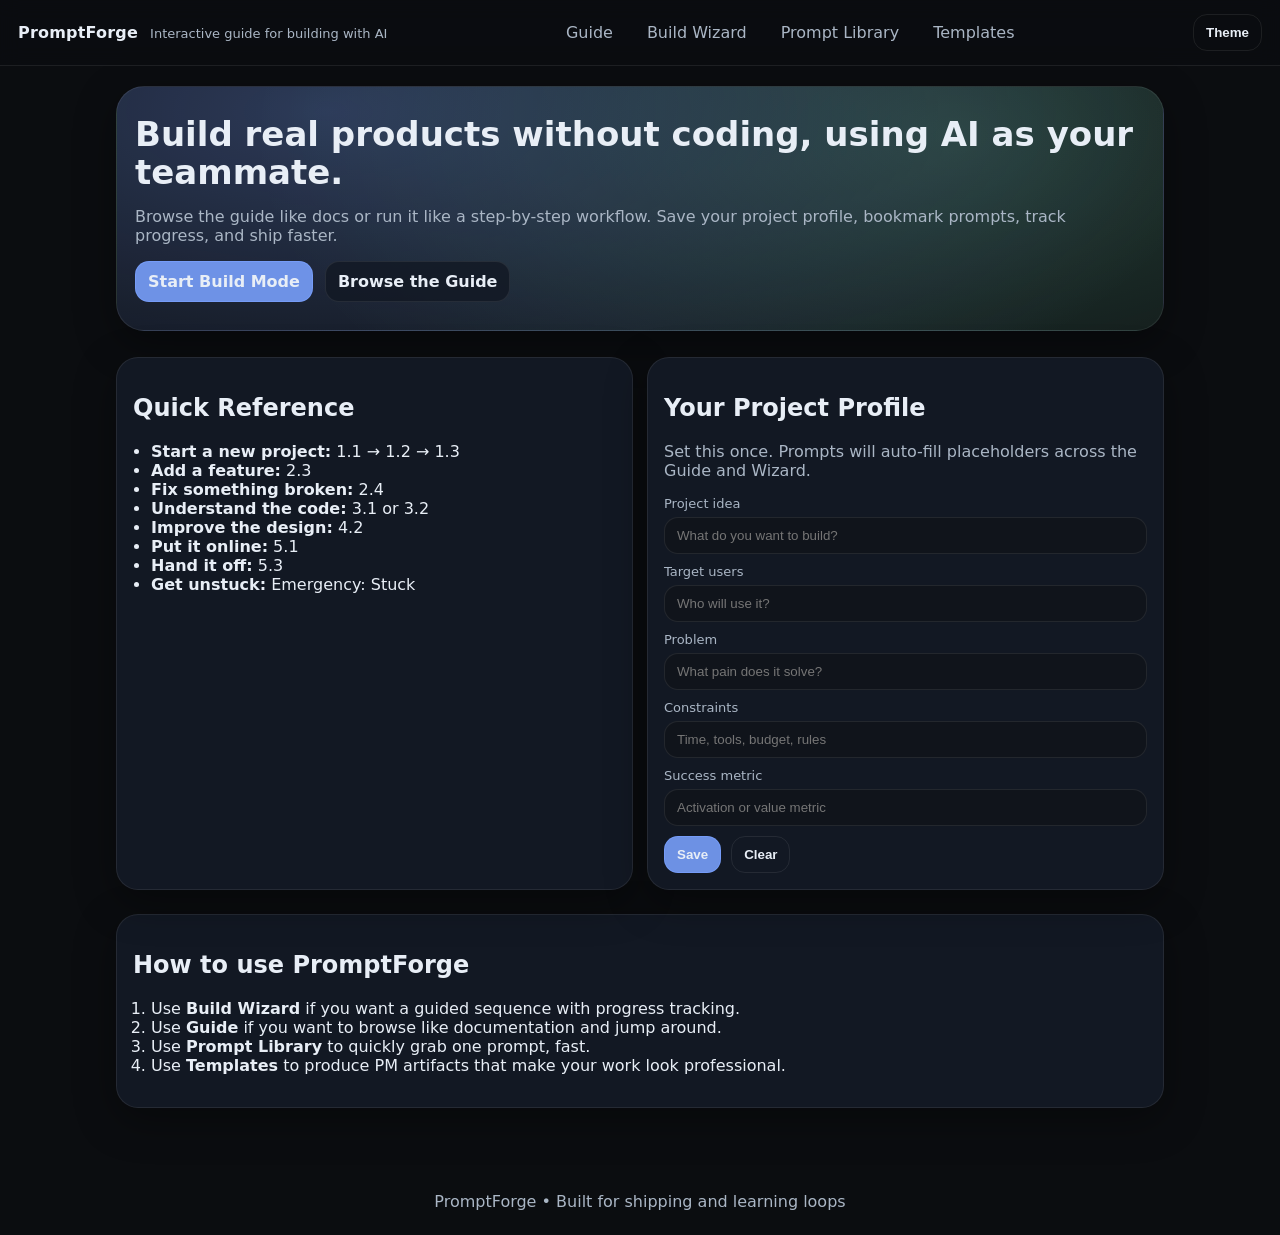
<file: index.html>
<!doctype html>
<html lang="en">
<head>
  <meta charset="utf-8" />
  <meta name="viewport" content="width=device-width,initial-scale=1" />
  <title>PromptForge</title>
  <link rel="stylesheet" href="./assets/css/styles.css" />
</head>
<body>
  <div id="app">
    <header class="topbar">
      <div class="brand">
        <a class="brand__link" href="./index.html">PromptForge</a>
        <span class="brand__tag">Interactive guide for building with AI</span>
      </div>

      <nav class="topnav">
        <a href="./guide/index.html">Guide</a>
        <a href="./wizard/index.html">Build Wizard</a>
        <a href="./library/index.html">Prompt Library</a>
        <a href="./templates/index.html">Templates</a>
      </nav>

      <div class="topbar__actions">
        <button class="btn btn--ghost" id="themeToggle" type="button" title="Toggle theme">Theme</button>
      </div>
    </header>

    <main class="container">
      <section class="hero">
        <h1>Build real products without coding, using AI as your teammate.</h1>
        <p class="muted">
          Browse the guide like docs or run it like a step-by-step workflow. Save your project profile,
          bookmark prompts, track progress, and ship faster.
        </p>

        <div class="hero__cta">
          <a class="btn btn--primary" href="./wizard/index.html">Start Build Mode</a>
          <a class="btn" href="./guide/index.html">Browse the Guide</a>
        </div>
      </section>

      <section class="grid2">
        <div class="card">
          <h2>Quick Reference</h2>
          <ul class="list">
            <li><strong>Start a new project:</strong> 1.1 → 1.2 → 1.3</li>
            <li><strong>Add a feature:</strong> 2.3</li>
            <li><strong>Fix something broken:</strong> 2.4</li>
            <li><strong>Understand the code:</strong> 3.1 or 3.2</li>
            <li><strong>Improve the design:</strong> 4.2</li>
            <li><strong>Put it online:</strong> 5.1</li>
            <li><strong>Hand it off:</strong> 5.3</li>
            <li><strong>Get unstuck:</strong> Emergency: Stuck</li>
          </ul>
        </div>

        <div class="card">
          <h2>Your Project Profile</h2>
          <p class="muted">
            Set this once. Prompts will auto-fill placeholders across the Guide and Wizard.
          </p>

          <div class="form">
            <label>
              Project idea
              <input id="pfIdea" placeholder="What do you want to build?" />
            </label>
            <label>
              Target users
              <input id="pfUsers" placeholder="Who will use it?" />
            </label>
            <label>
              Problem
              <input id="pfProblem" placeholder="What pain does it solve?" />
            </label>
            <label>
              Constraints
              <input id="pfConstraints" placeholder="Time, tools, budget, rules" />
            </label>
            <label>
              Success metric
              <input id="pfMetric" placeholder="Activation or value metric" />
            </label>

            <div class="row">
              <button class="btn btn--primary" id="saveProfile" type="button">Save</button>
              <button class="btn btn--ghost" id="clearProfile" type="button">Clear</button>
            </div>
          </div>
        </div>
      </section>

      <section class="card">
        <h2>How to use PromptForge</h2>
        <ol class="list">
          <li>Use <strong>Build Wizard</strong> if you want a guided sequence with progress tracking.</li>
          <li>Use <strong>Guide</strong> if you want to browse like documentation and jump around.</li>
          <li>Use <strong>Prompt Library</strong> to quickly grab one prompt, fast.</li>
          <li>Use <strong>Templates</strong> to produce PM artifacts that make your work look professional.</li>
        </ol>
      </section>
    </main>

    <footer class="footer">
      <span class="muted">PromptForge • Built for shipping and learning loops</span>
    </footer>
  </div>

  <script type="module" src="./assets/js/common.js"></script>
  <script type="module" src="./assets/js/pages/home.js"></script>
</body>
</html>
</file>
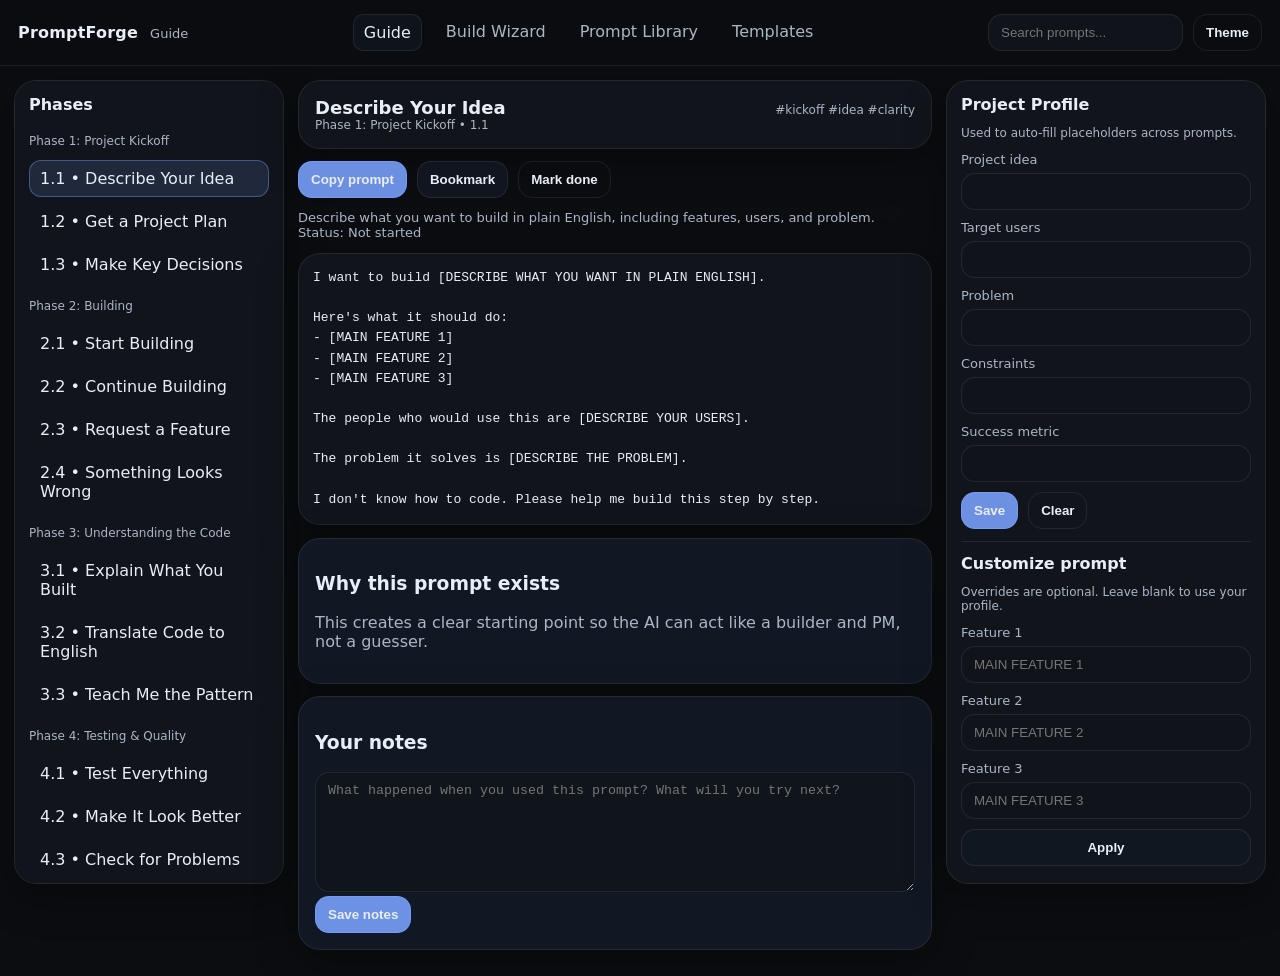
<file: guide/index.html>
<!doctype html>
<html lang="en">
<head>
  <meta charset="utf-8" />
  <meta name="viewport" content="width=device-width,initial-scale=1" />
  <title>Guide • PromptForge</title>
  <link rel="stylesheet" href="../assets/css/styles.css" />
</head>
<body>
  <header class="topbar">
    <div class="brand">
      <a class="brand__link" href="../index.html">PromptForge</a>
      <span class="brand__tag">Guide</span>
    </div>

    <nav class="topnav">
      <a class="active" href="../guide/index.html">Guide</a>
      <a href="../wizard/index.html">Build Wizard</a>
      <a href="../library/index.html">Prompt Library</a>
      <a href="../templates/index.html">Templates</a>
    </nav>

    <div class="topbar__actions">
      <input class="search" id="searchInput" placeholder="Search prompts..." />
      <button class="btn btn--ghost" id="themeToggle" type="button">Theme</button>
    </div>
  </header>

  <main class="layout3">
    <aside class="sidebar">
      <div class="sidebar__title">Phases</div>
      <div id="navPhases" class="nav"></div>
      <div class="sidebar__divider"></div>
      <div class="sidebar__title">Bookmarks</div>
      <div id="navBookmarks" class="nav nav--muted"></div>
    </aside>

    <section class="content">
      <div id="promptHeader" class="content__header"></div>
      <div class="content__actions">
        <button class="btn btn--primary" id="copyPrompt" type="button">Copy prompt</button>
        <button class="btn" id="bookmarkPrompt" type="button">Bookmark</button>
        <button class="btn btn--ghost" id="markDone" type="button">Mark done</button>
      </div>

      <div id="promptMeta" class="meta"></div>

      <pre class="code"><code id="promptText"></code></pre>

      <div class="card">
        <h3>Why this prompt exists</h3>
        <p id="promptWhy" class="muted"></p>
      </div>

      <div class="card">
        <h3>Your notes</h3>
        <textarea id="promptNotes" class="textarea" placeholder="What happened when you used this prompt? What will you try next?"></textarea>
        <div class="row">
          <button class="btn btn--primary" id="saveNotes" type="button">Save notes</button>
          <span class="muted" id="notesStatus"></span>
        </div>
      </div>
    </section>

    <aside class="panel">
      <div class="panel__title">Project Profile</div>
      <p class="muted small">Used to auto-fill placeholders across prompts.</p>

      <div class="form">
        <label>Project idea <input id="pfIdea" /></label>
        <label>Target users <input id="pfUsers" /></label>
        <label>Problem <input id="pfProblem" /></label>
        <label>Constraints <input id="pfConstraints" /></label>
        <label>Success metric <input id="pfMetric" /></label>
        <div class="row">
          <button class="btn btn--primary" id="saveProfile" type="button">Save</button>
          <button class="btn btn--ghost" id="clearProfile" type="button">Clear</button>
        </div>
      </div>

      <div class="panel__divider"></div>

      <div class="panel__title">Customize prompt</div>
      <p class="muted small">Overrides are optional. Leave blank to use your profile.</p>
      <div class="form">
        <label>Feature 1 <input id="ovFeature1" placeholder="MAIN FEATURE 1" /></label>
        <label>Feature 2 <input id="ovFeature2" placeholder="MAIN FEATURE 2" /></label>
        <label>Feature 3 <input id="ovFeature3" placeholder="MAIN FEATURE 3" /></label>
        <button class="btn" id="applyOverrides" type="button">Apply</button>
      </div>
    </aside>
  </main>

  <script type="module" src="../assets/js/common.js"></script>
  <script type="module" src="../assets/js/pages/guide.js"></script>
</body>
</html>
</file>
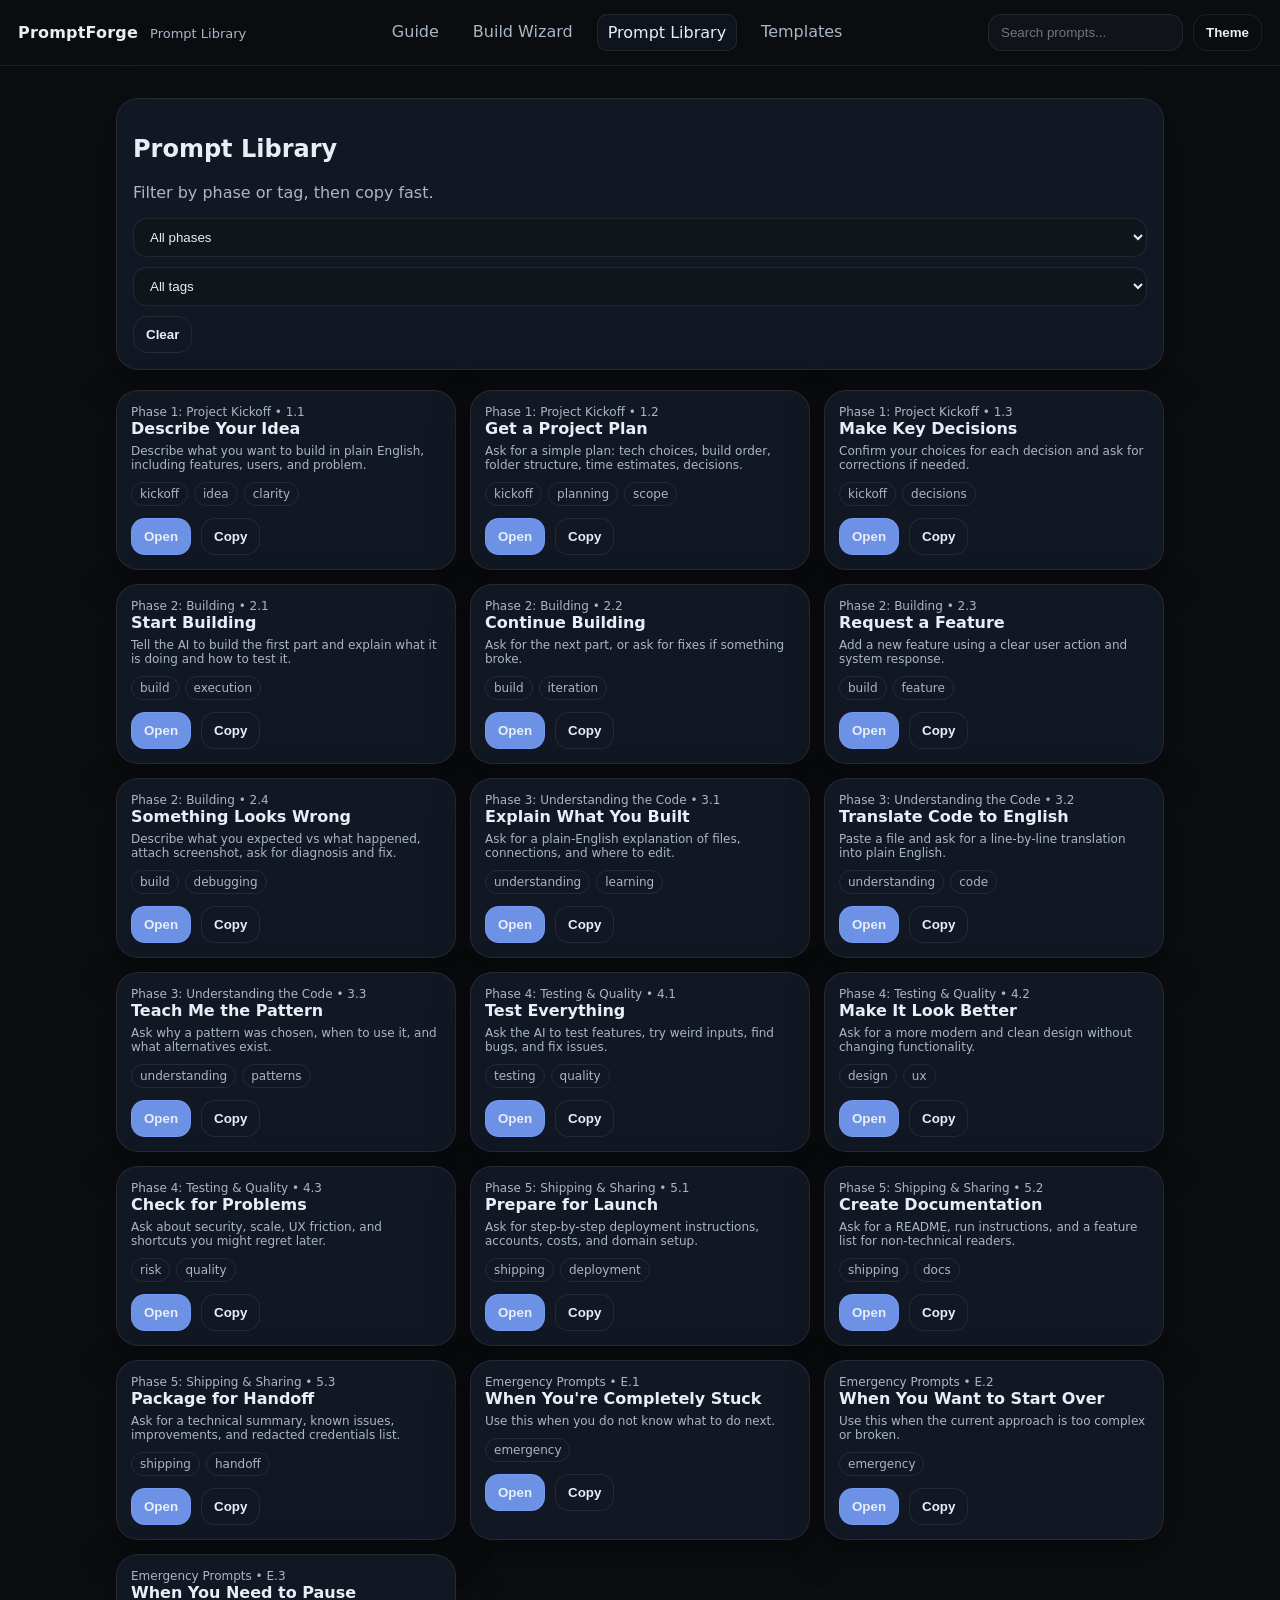
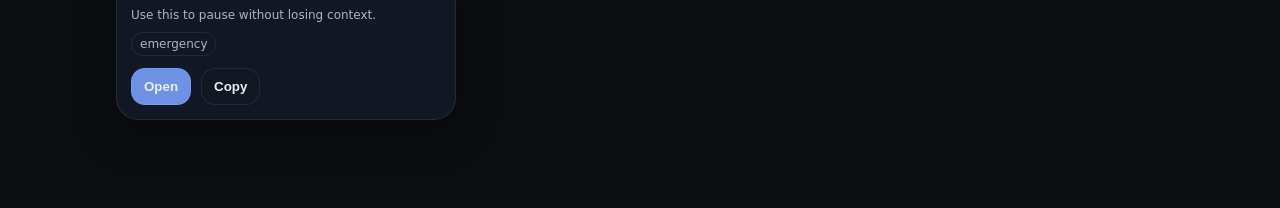
<file: library/index.html>
<!doctype html>
<html lang="en">
<head>
  <meta charset="utf-8" />
  <meta name="viewport" content="width=device-width,initial-scale=1" />
  <title>Prompt Library • PromptForge</title>
  <link rel="stylesheet" href="../assets/css/styles.css" />
</head>
<body>
  <header class="topbar">
    <div class="brand">
      <a class="brand__link" href="../index.html">PromptForge</a>
      <span class="brand__tag">Prompt Library</span>
    </div>

    <nav class="topnav">
      <a href="../guide/index.html">Guide</a>
      <a href="../wizard/index.html">Build Wizard</a>
      <a class="active" href="../library/index.html">Prompt Library</a>
      <a href="../templates/index.html">Templates</a>
    </nav>

    <div class="topbar__actions">
      <input class="search" id="searchInput" placeholder="Search prompts..." />
      <button class="btn btn--ghost" id="themeToggle" type="button">Theme</button>
    </div>
  </header>

  <main class="container">
    <section class="card">
      <h1>Prompt Library</h1>
      <p class="muted">Filter by phase or tag, then copy fast.</p>

      <div class="row wrap">
        <select id="phaseFilter" class="select">
          <option value="">All phases</option>
        </select>
        <select id="tagFilter" class="select">
          <option value="">All tags</option>
        </select>
        <button class="btn btn--ghost" id="clearFilters" type="button">Clear</button>
      </div>
    </section>

    <section id="cards" class="cards"></section>

    <div id="modal" class="modal hidden" role="dialog" aria-modal="true">
      <div class="modal__content">
        <div class="modal__top">
          <div>
            <div id="modalTitle" class="modal__title"></div>
            <div id="modalMeta" class="muted small"></div>
          </div>
          <button class="btn btn--ghost" id="closeModal" type="button">Close</button>
        </div>

        <div class="row">
          <button class="btn btn--primary" id="copyModal" type="button">Copy prompt</button>
          <button class="btn" id="bookmarkModal" type="button">Bookmark</button>
        </div>

        <pre class="code"><code id="modalText"></code></pre>
      </div>
    </div>
  </main>

  <script type="module" src="../assets/js/common.js"></script>
  <script type="module" src="../assets/js/pages/library.js"></script>
</body>
</html>
</file>
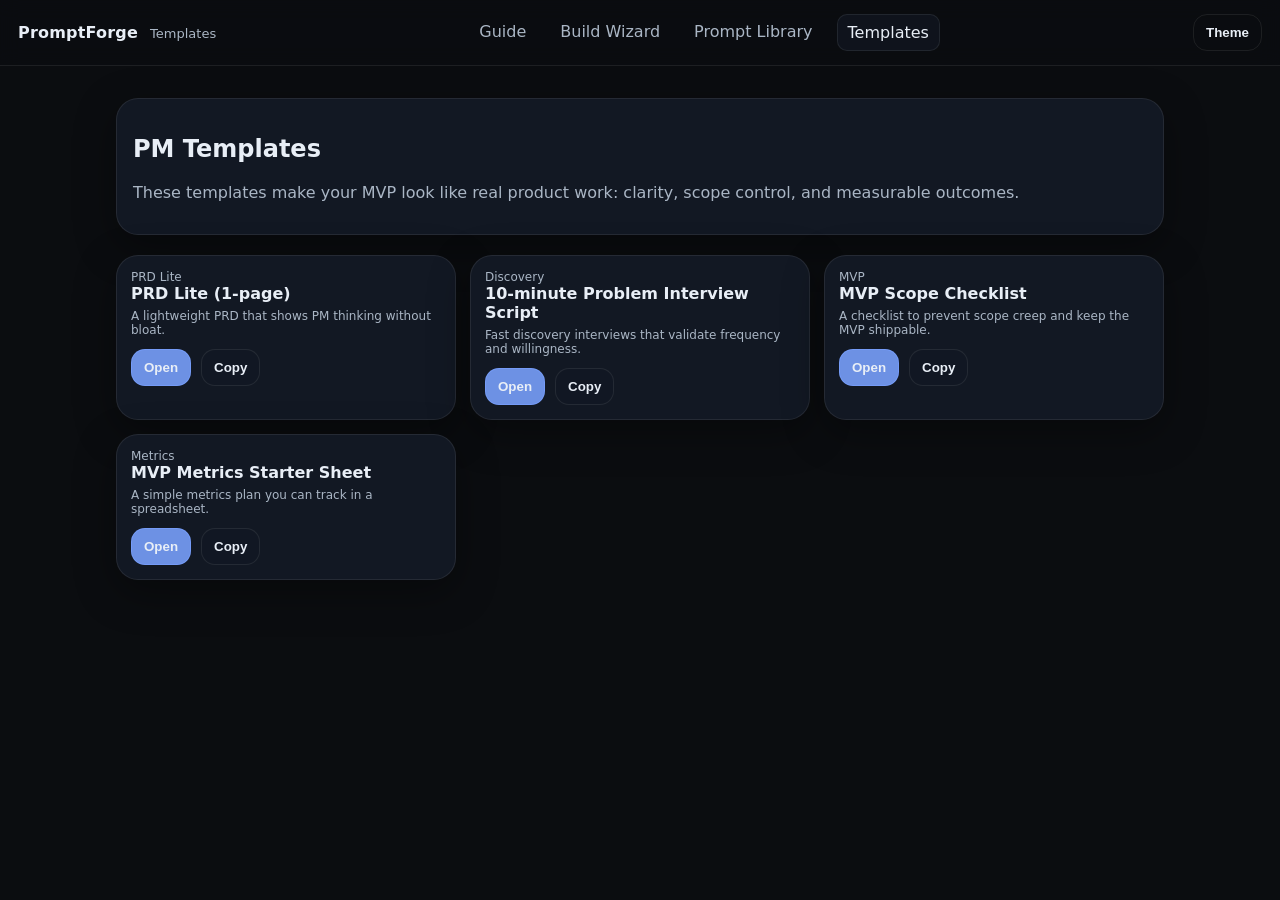
<file: templates/index.html>
<!doctype html>
<html lang="en">
<head>
  <meta charset="utf-8" />
  <meta name="viewport" content="width=device-width,initial-scale=1" />
  <title>Templates • PromptForge</title>
  <link rel="stylesheet" href="../assets/css/styles.css" />
</head>
<body>
  <header class="topbar">
    <div class="brand">
      <a class="brand__link" href="../index.html">PromptForge</a>
      <span class="brand__tag">Templates</span>
    </div>

    <nav class="topnav">
      <a href="../guide/index.html">Guide</a>
      <a href="../wizard/index.html">Build Wizard</a>
      <a href="../library/index.html">Prompt Library</a>
      <a class="active" href="../templates/index.html">Templates</a>
    </nav>

    <div class="topbar__actions">
      <button class="btn btn--ghost" id="themeToggle" type="button">Theme</button>
    </div>
  </header>

  <main class="container">
    <section class="card">
      <h1>PM Templates</h1>
      <p class="muted">
        These templates make your MVP look like real product work: clarity, scope control, and measurable outcomes.
      </p>
    </section>

    <section id="templateCards" class="cards"></section>

    <div id="modal" class="modal hidden" role="dialog" aria-modal="true">
      <div class="modal__content">
        <div class="modal__top">
          <div>
            <div id="modalTitle" class="modal__title"></div>
            <div id="modalMeta" class="muted small"></div>
          </div>
          <button class="btn btn--ghost" id="closeModal" type="button">Close</button>
        </div>

        <button class="btn btn--primary" id="copyModal" type="button">Copy template</button>

        <!-- This used to be a code block. Now it's a doc container -->
        <div class="doc" id="modalText"></div>
      </div>
    </div>
  </main>

  <script type="module" src="../assets/js/common.js"></script>
  <script type="module" src="../assets/js/pages/templates.js"></script>
</body>
</html>
</file>
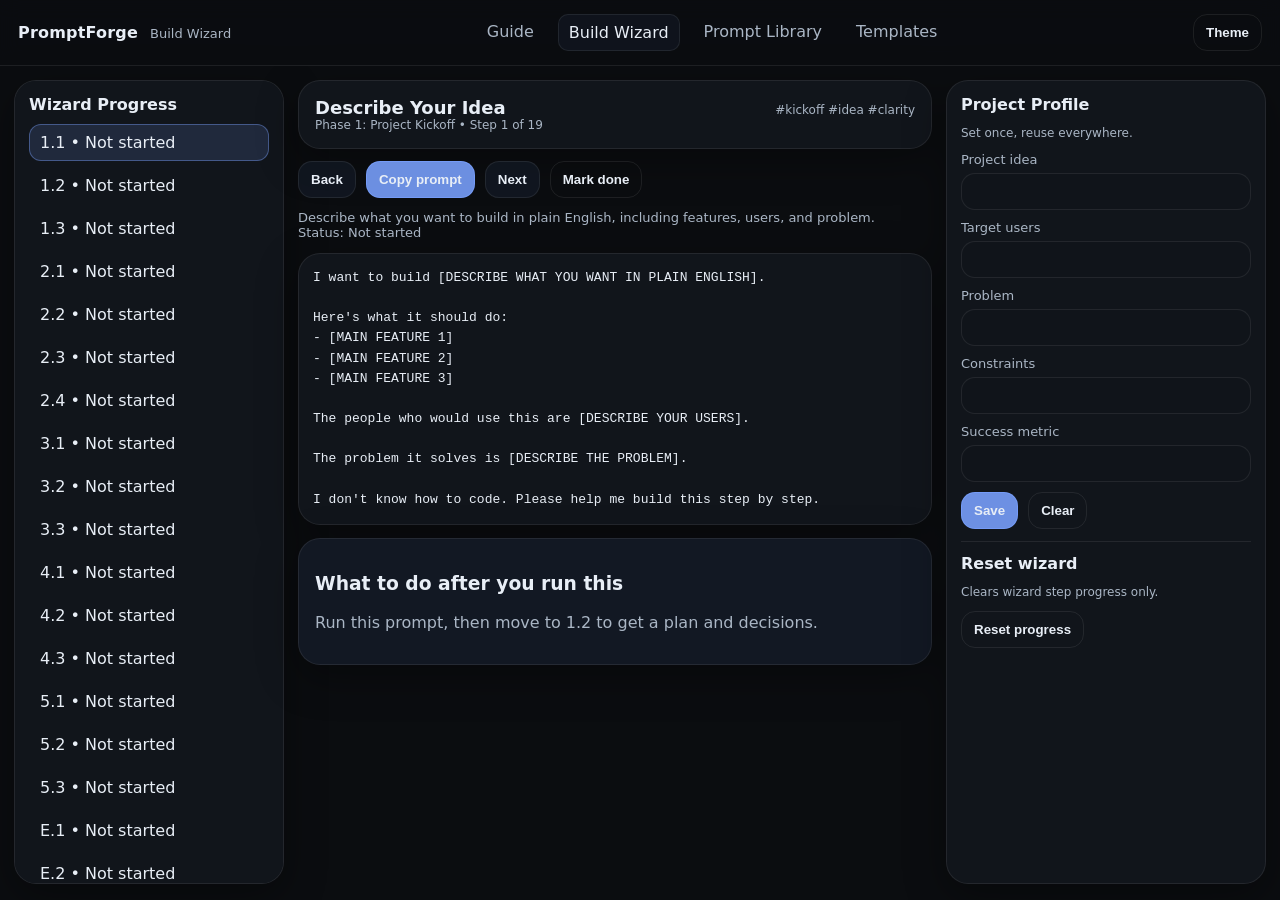
<file: wizard/index.html>
<!doctype html>
<html lang="en">
<head>
  <meta charset="utf-8" />
  <meta name="viewport" content="width=device-width,initial-scale=1" />
  <title>Build Wizard • PromptForge</title>
  <link rel="stylesheet" href="../assets/css/styles.css" />
</head>
<body>
  <header class="topbar">
    <div class="brand">
      <a class="brand__link" href="../index.html">PromptForge</a>
      <span class="brand__tag">Build Wizard</span>
    </div>

    <nav class="topnav">
      <a href="../guide/index.html">Guide</a>
      <a class="active" href="../wizard/index.html">Build Wizard</a>
      <a href="../library/index.html">Prompt Library</a>
      <a href="../templates/index.html">Templates</a>
    </nav>

    <div class="topbar__actions">
      <button class="btn btn--ghost" id="themeToggle" type="button">Theme</button>
    </div>
  </header>

  <main class="layout3">
    <aside class="sidebar">
      <div class="sidebar__title">Wizard Progress</div>
      <div id="wizardProgress" class="nav"></div>
      <div class="sidebar__divider"></div>
      <div class="sidebar__title">Jump to</div>
      <div id="wizardJump" class="nav nav--muted"></div>
    </aside>

    <section class="content">
      <div id="stepHeader" class="content__header"></div>

      <div class="content__actions">
        <button class="btn" id="prevStep" type="button">Back</button>
        <button class="btn btn--primary" id="copyStep" type="button">Copy prompt</button>
        <button class="btn" id="nextStep" type="button">Next</button>
        <button class="btn btn--ghost" id="markDone" type="button">Mark done</button>
      </div>

      <div id="stepMeta" class="meta"></div>
      <pre class="code"><code id="stepText"></code></pre>

      <div class="card">
        <h3>What to do after you run this</h3>
        <p id="stepNext" class="muted"></p>
      </div>
    </section>

    <aside class="panel">
      <div class="panel__title">Project Profile</div>
      <p class="muted small">Set once, reuse everywhere.</p>

      <div class="form">
        <label>Project idea <input id="pfIdea" /></label>
        <label>Target users <input id="pfUsers" /></label>
        <label>Problem <input id="pfProblem" /></label>
        <label>Constraints <input id="pfConstraints" /></label>
        <label>Success metric <input id="pfMetric" /></label>
        <div class="row">
          <button class="btn btn--primary" id="saveProfile" type="button">Save</button>
          <button class="btn btn--ghost" id="clearProfile" type="button">Clear</button>
        </div>
      </div>

      <div class="panel__divider"></div>

      <div class="panel__title">Reset wizard</div>
      <p class="muted small">Clears wizard step progress only.</p>
      <button class="btn btn--ghost" id="resetWizard" type="button">Reset progress</button>
    </aside>
  </main>

  <script type="module" src="../assets/js/common.js"></script>
  <script type="module" src="../assets/js/pages/wizard.js"></script>
</body>
</html>
</file>
<file: assets/css/styles.css>
:root{
  --bg: #0b0d10;
  --panel: #11151b;
  --card: #121823;
  --text: #e8eef6;
  --muted: #aab6c5;
  --border: rgba(255,255,255,0.08);
  --accent: #7aa2ff;
  --accent2: #8cffc7;
  --shadow: 0 12px 40px rgba(0,0,0,0.35);
  --radius: 16px;
  --radius2: 22px;
  --mono: ui-monospace, SFMono-Regular, Menlo, Monaco, Consolas, "Liberation Mono", "Courier New", monospace;
  --sans: ui-sans-serif, system-ui, -apple-system, Segoe UI, Roboto, Helvetica, Arial, "Apple Color Emoji","Segoe UI Emoji";
}

[data-theme="light"]{
  --bg: #f6f7fb;
  --panel: #ffffff;
  --card: #ffffff;
  --text: #0c1220;
  --muted: #556170;
  --border: rgba(12,18,32,0.10);
  --accent: #2b59ff;
  --accent2: #0fb86a;
  --shadow: 0 12px 40px rgba(0,0,0,0.12);
}

*{box-sizing:border-box}
body{
  margin:0;
  font-family: var(--sans);
  background: var(--bg);
  color: var(--text);
}

a{color:inherit; text-decoration:none}
a:hover{opacity:0.9}

.topbar{
  position: sticky;
  top: 0;
  z-index: 20;
  display:flex;
  align-items:center;
  justify-content: space-between;
  gap: 16px;
  padding: 14px 18px;
  border-bottom: 1px solid var(--border);
  background: color-mix(in oklab, var(--bg), transparent 6%);
  backdrop-filter: blur(10px);
}

.brand{display:flex; align-items:baseline; gap:12px}
.brand__link{font-weight:800; letter-spacing:0.2px}
.brand__tag{color: var(--muted); font-size: 13px}

.topnav{display:flex; gap:14px; flex-wrap:wrap}
.topnav a{
  padding: 8px 10px;
  border-radius: 10px;
  color: var(--muted);
}
.topnav a.active, .topnav a:hover{
  color: var(--text);
  background: color-mix(in oklab, var(--card), transparent 30%);
  border: 1px solid var(--border);
}

.topbar__actions{display:flex; align-items:center; gap:10px}

.container{
  max-width: 1080px;
  margin: 0 auto;
  padding: 20px 16px 48px;
}

.layout3{
  display:grid;
  grid-template-columns: 270px 1fr 320px;
  gap: 14px;
  padding: 14px;
}
@media (max-width: 1060px){
  .layout3{grid-template-columns: 260px 1fr}
  .panel{display:none}
}
@media (max-width: 840px){
  .layout3{grid-template-columns: 1fr; padding: 10px}
  .sidebar{position: static}
}

.sidebar, .panel{
  background: var(--panel);
  border: 1px solid var(--border);
  border-radius: var(--radius2);
  padding: 14px;
  box-shadow: var(--shadow);
  height: calc(100vh - 96px);
  overflow:auto;
}

.content{
  min-height: calc(100vh - 96px);
  background: transparent;
}

.content__header{
  background: var(--panel);
  border: 1px solid var(--border);
  border-radius: var(--radius2);
  padding: 16px;
  box-shadow: var(--shadow);
  margin-bottom: 12px;
}

.content__actions{
  display:flex;
  gap:10px;
  flex-wrap:wrap;
  margin: 0 0 12px;
}

.card{
  background: var(--card);
  border: 1px solid var(--border);
  border-radius: var(--radius2);
  padding: 16px;
  box-shadow: var(--shadow);
  margin: 12px 0;
}

.hero{
  background: radial-gradient(900px 380px at 20% 10%, color-mix(in oklab, var(--accent), transparent 70%), transparent),
              radial-gradient(700px 380px at 80% 20%, color-mix(in oklab, var(--accent2), transparent 80%), transparent);
  border: 1px solid var(--border);
  border-radius: 28px;
  padding: 28px 18px;
  box-shadow: var(--shadow);
}
.hero h1{margin: 0 0 10px; font-size: 34px; line-height: 1.12}
.hero__cta{display:flex; gap: 12px; flex-wrap:wrap; margin-top: 16px}

.grid2{
  display:grid;
  grid-template-columns: 1fr 1fr;
  gap: 14px;
  margin-top: 14px;
}
@media (max-width: 920px){
  .grid2{grid-template-columns: 1fr}
}

.btn{
  appearance:none;
  border: 1px solid var(--border);
  background: color-mix(in oklab, var(--card), transparent 20%);
  color: var(--text);
  padding: 10px 12px;
  border-radius: 14px;
  cursor:pointer;
  font-weight: 650;
}
.btn:hover{transform: translateY(-1px)}
.btn--primary{
  background: color-mix(in oklab, var(--accent), transparent 12%);
  border-color: color-mix(in oklab, var(--accent), transparent 30%);
}
.btn--ghost{
  background: transparent;
}

.search, .select, input, .textarea{
  width: 100%;
  border: 1px solid var(--border);
  background: color-mix(in oklab, var(--panel), transparent 10%);
  color: var(--text);
  padding: 10px 12px;
  border-radius: 14px;
  outline:none;
}
.textarea{min-height: 120px; resize: vertical}
label{display:flex; flex-direction:column; gap:6px; font-size: 13px; color: var(--muted)}
.form{display:flex; flex-direction:column; gap:10px}
.row{display:flex; gap:10px; align-items:center}
.row.wrap{flex-wrap:wrap}
.small{font-size: 12px}
.muted{color: var(--muted)}
.list{padding-left: 18px}
.footer{padding: 24px 16px; text-align:center; color: var(--muted)}

.code{
  background: color-mix(in oklab, var(--panel), transparent 0%);
  border: 1px solid var(--border);
  border-radius: var(--radius2);
  padding: 14px;
  overflow:auto;
  box-shadow: var(--shadow);
}
.code code{
  font-family: var(--mono);
  font-size: 13px;
  line-height: 1.55;
  white-space: pre;
}

.sidebar__title, .panel__title{font-weight: 800; margin-bottom: 10px}
.sidebar__divider, .panel__divider{
  height:1px;
  background: var(--border);
  margin: 12px 0;
}

.nav{display:flex; flex-direction:column; gap:6px}
.nav a{
  padding: 8px 10px;
  border-radius: 12px;
  border: 1px solid transparent;
  color: var(--text);
}
.nav a:hover{
  background: color-mix(in oklab, var(--card), transparent 30%);
  border-color: var(--border);
}
.nav--muted a{color: var(--muted)}
.nav a.active{
  background: color-mix(in oklab, var(--accent), transparent 85%);
  border-color: color-mix(in oklab, var(--accent), transparent 60%);
}

.meta{
  display:flex;
  gap: 10px;
  flex-wrap:wrap;
  margin: 10px 0 12px;
  color: var(--muted);
  font-size: 13px;
}

.cards{
  display:grid;
  grid-template-columns: repeat(3, 1fr);
  gap: 14px;
  padding: 8px 0 40px;
}
@media (max-width: 980px){.cards{grid-template-columns: repeat(2, 1fr)}}
@media (max-width: 680px){.cards{grid-template-columns: 1fr}}

.cardmini{
  background: var(--card);
  border: 1px solid var(--border);
  border-radius: var(--radius2);
  padding: 14px;
  box-shadow: var(--shadow);
}
.cardmini h3{margin: 0 0 6px; font-size: 16px}
.tagrow{display:flex; gap:6px; flex-wrap:wrap; margin-top: 10px}
.tag{
  font-size: 12px;
  color: var(--muted);
  padding: 4px 8px;
  border: 1px solid var(--border);
  border-radius: 999px;
}

.modal{
  position: fixed;
  inset: 0;
  background: rgba(0,0,0,0.55);
  display:flex;
  align-items:center;
  justify-content:center;
  padding: 16px;
  z-index: 50;
}
.modal.hidden{display:none}
.modal__content{
  width: min(980px, 100%);
  background: var(--panel);
  border: 1px solid var(--border);
  border-radius: 24px;
  padding: 14px;
  box-shadow: var(--shadow);
}
.modal__top{
  display:flex;
  align-items:flex-start;
  justify-content:space-between;
  gap: 12px;
  margin-bottom: 10px;
}
.modal__title{font-weight: 900; font-size: 18px}
/* Template document viewer (modal) */
.doc{
  background: color-mix(in oklab, var(--panel), transparent 0%);
  border: 1px solid var(--border);
  border-radius: var(--radius2);
  padding: 14px;
  box-shadow: var(--shadow);
  line-height: 1.6;
}

.doc h1{font-size: 20px; margin: 10px 0}
.doc h2{font-size: 16px; margin: 12px 0 8px}
.doc h3{font-size: 14px; margin: 12px 0 8px}
.doc p{margin: 8px 0; color: var(--text)}
.doc ul, .doc ol{margin: 8px 0 8px 18px}
.doc li{margin: 4px 0; color: var(--text)}

/* Prevent modal content from becoming a giant wall */
.modal__content{
  max-height: 90vh;
  overflow: auto;
}
</file>
